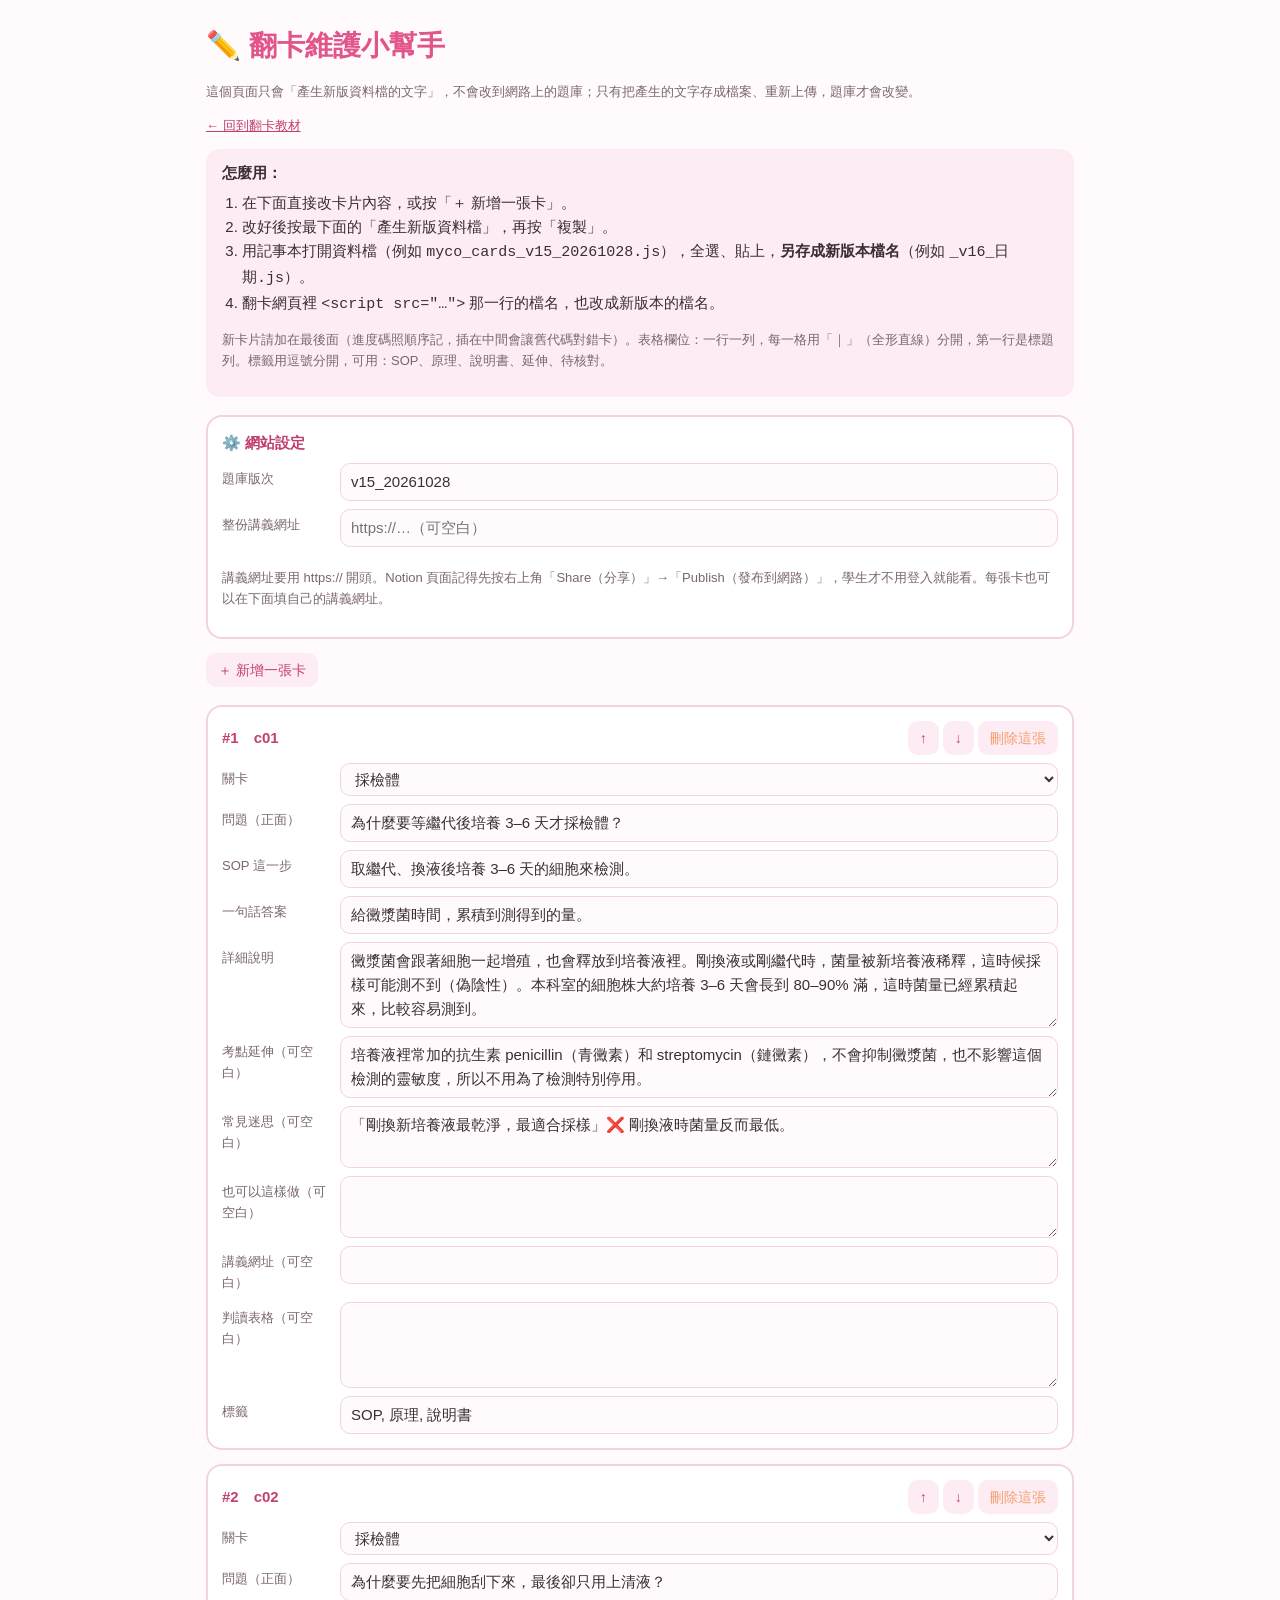
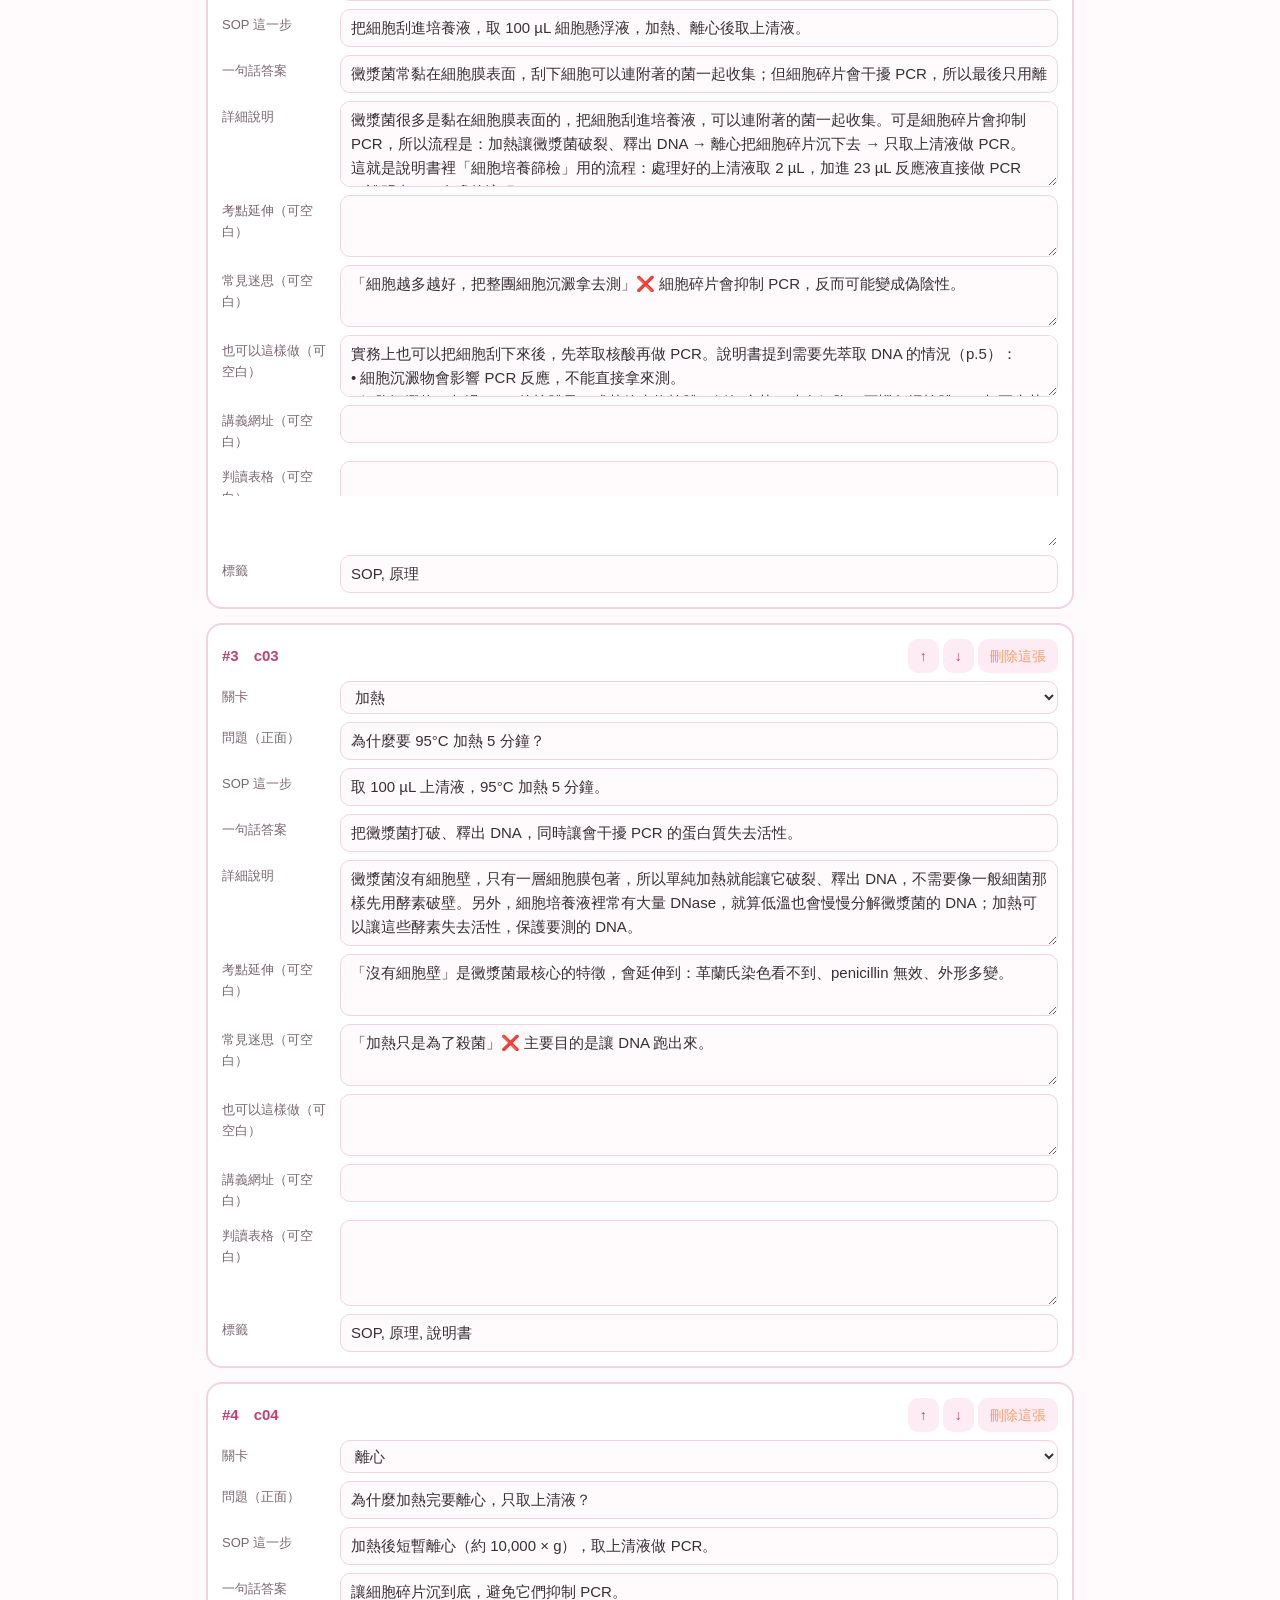
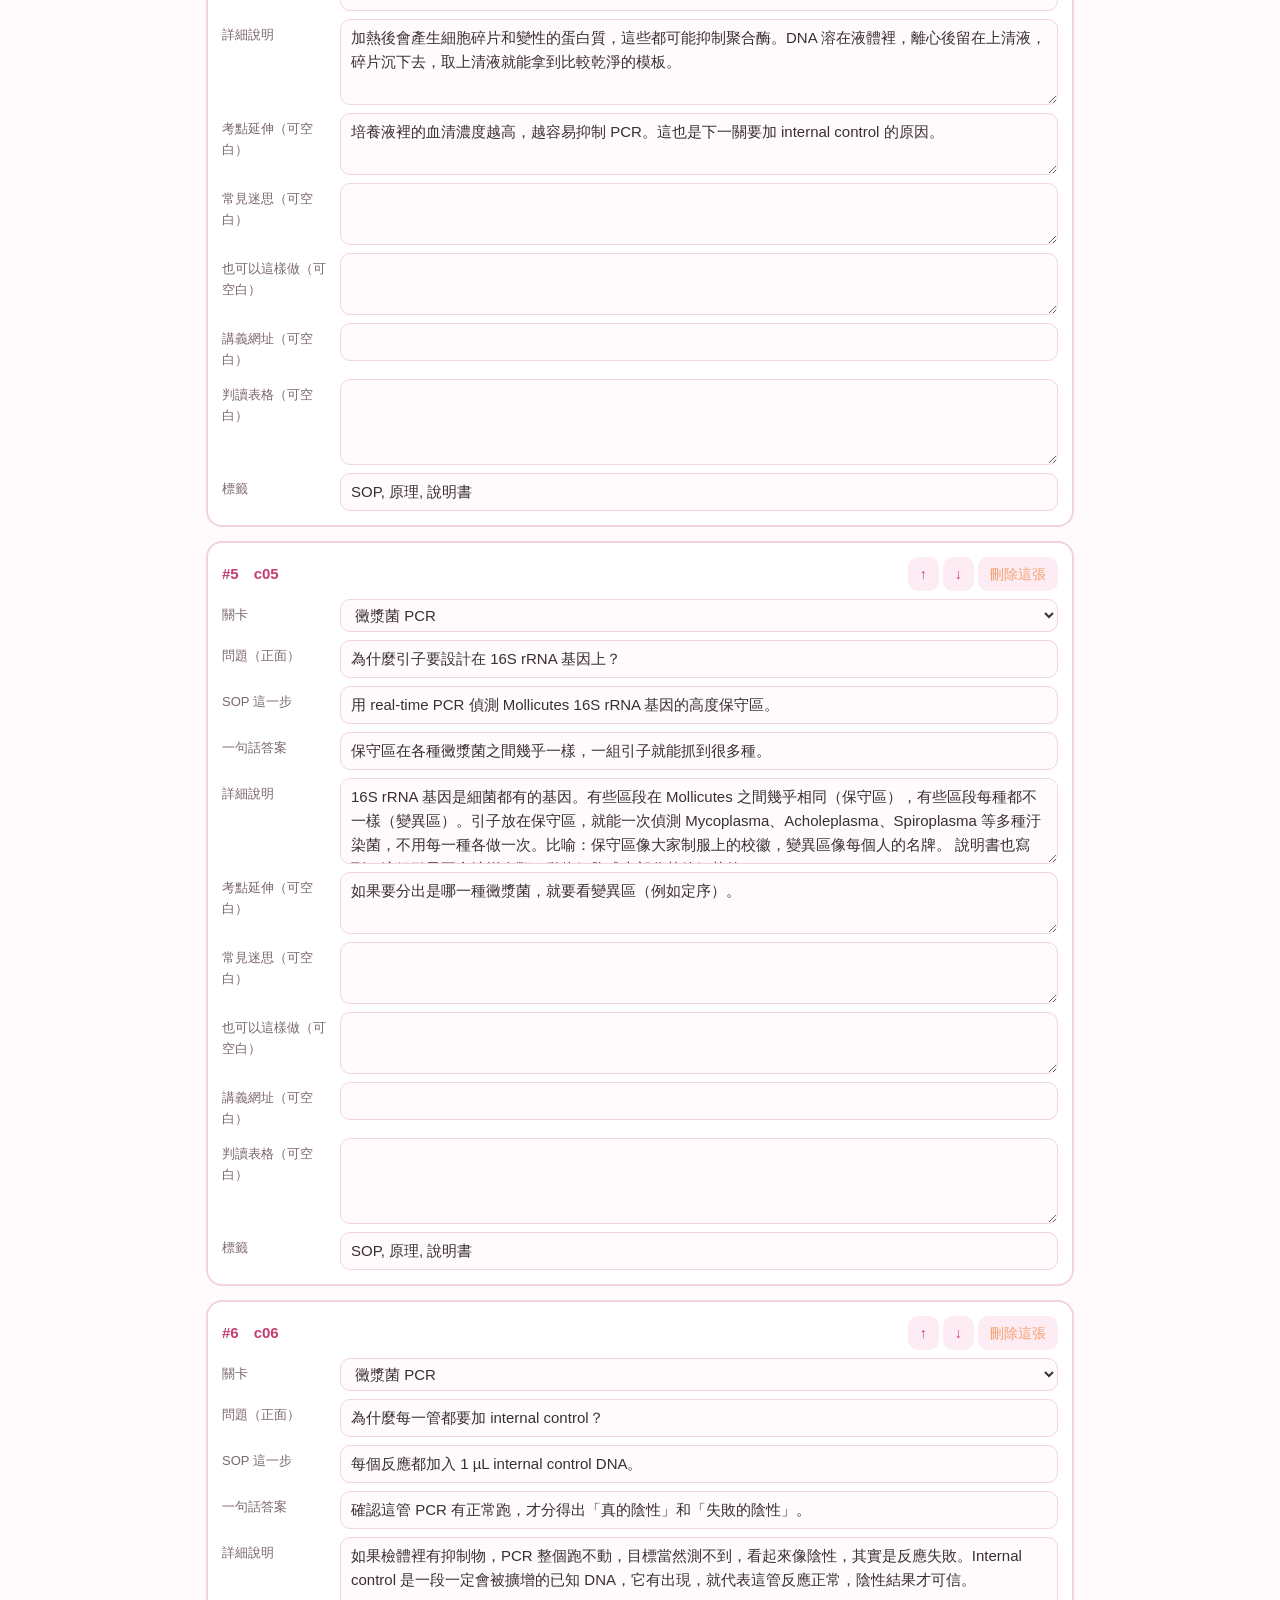
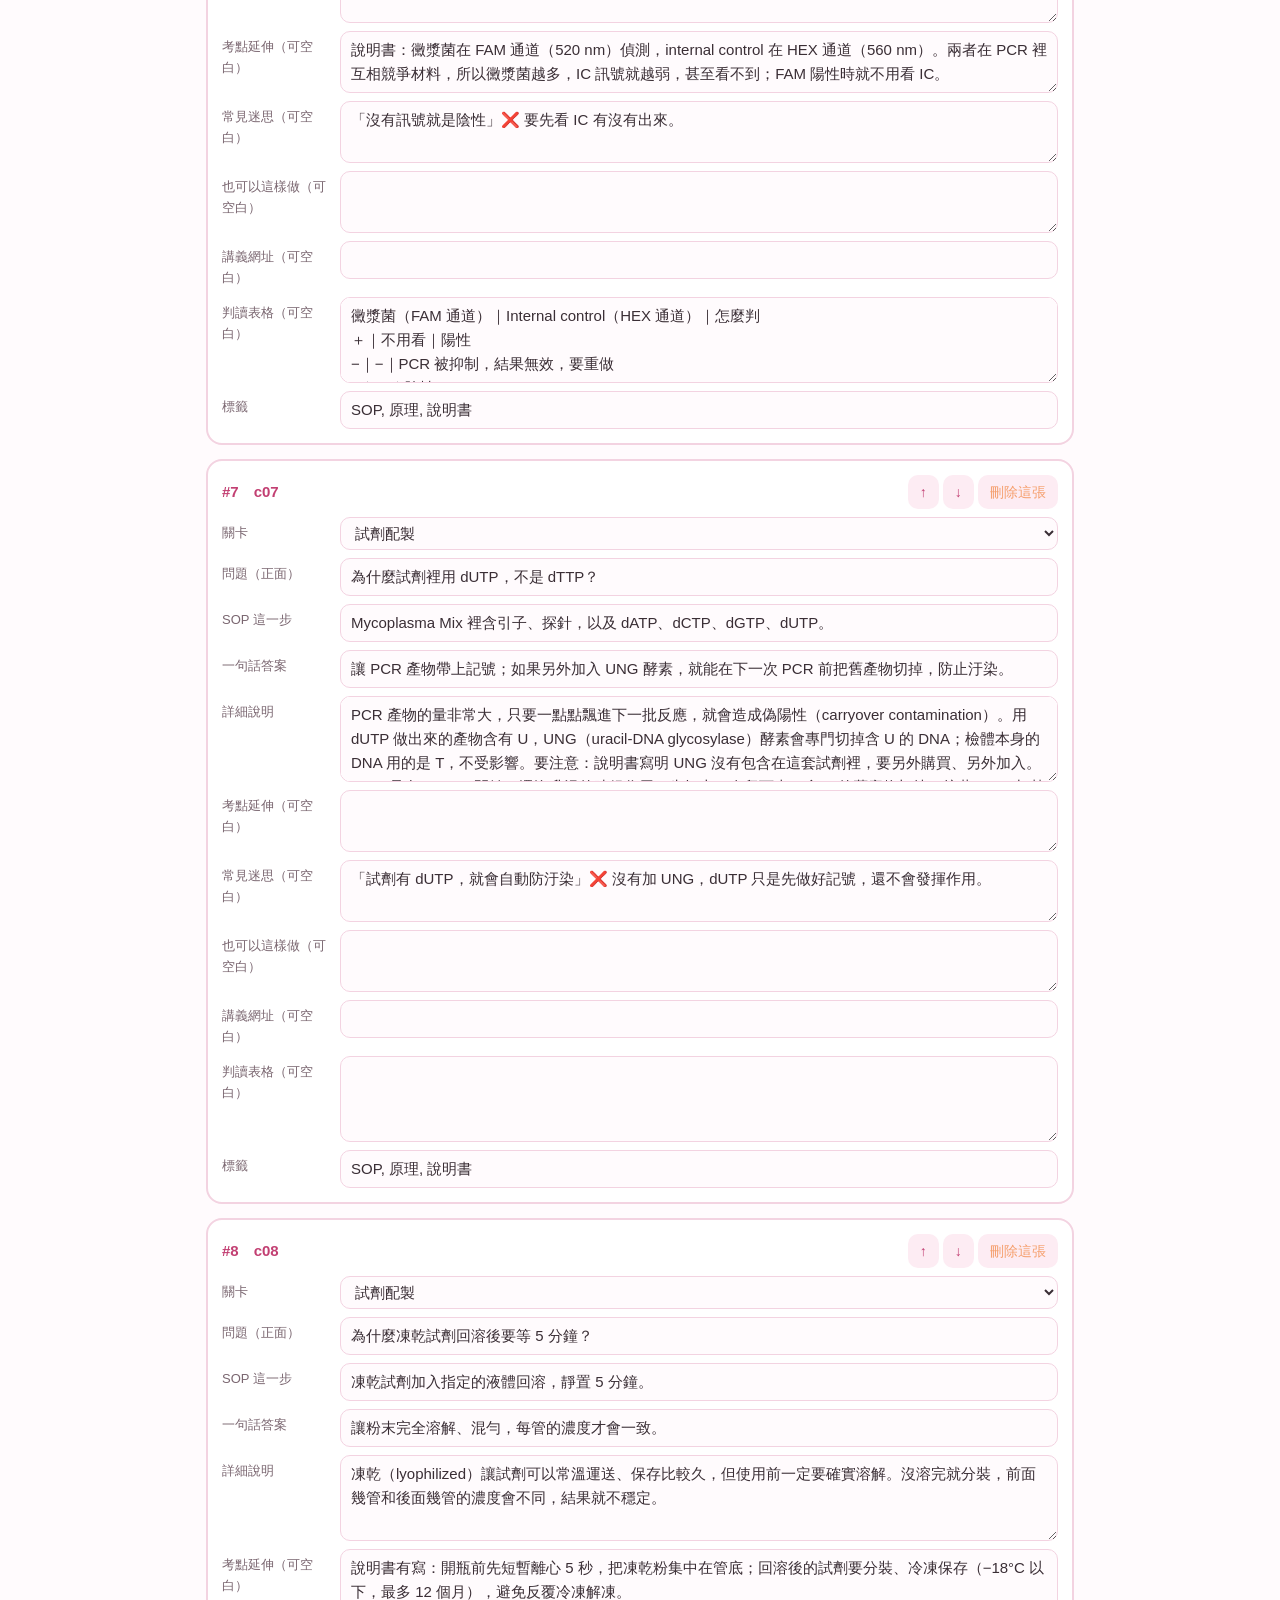
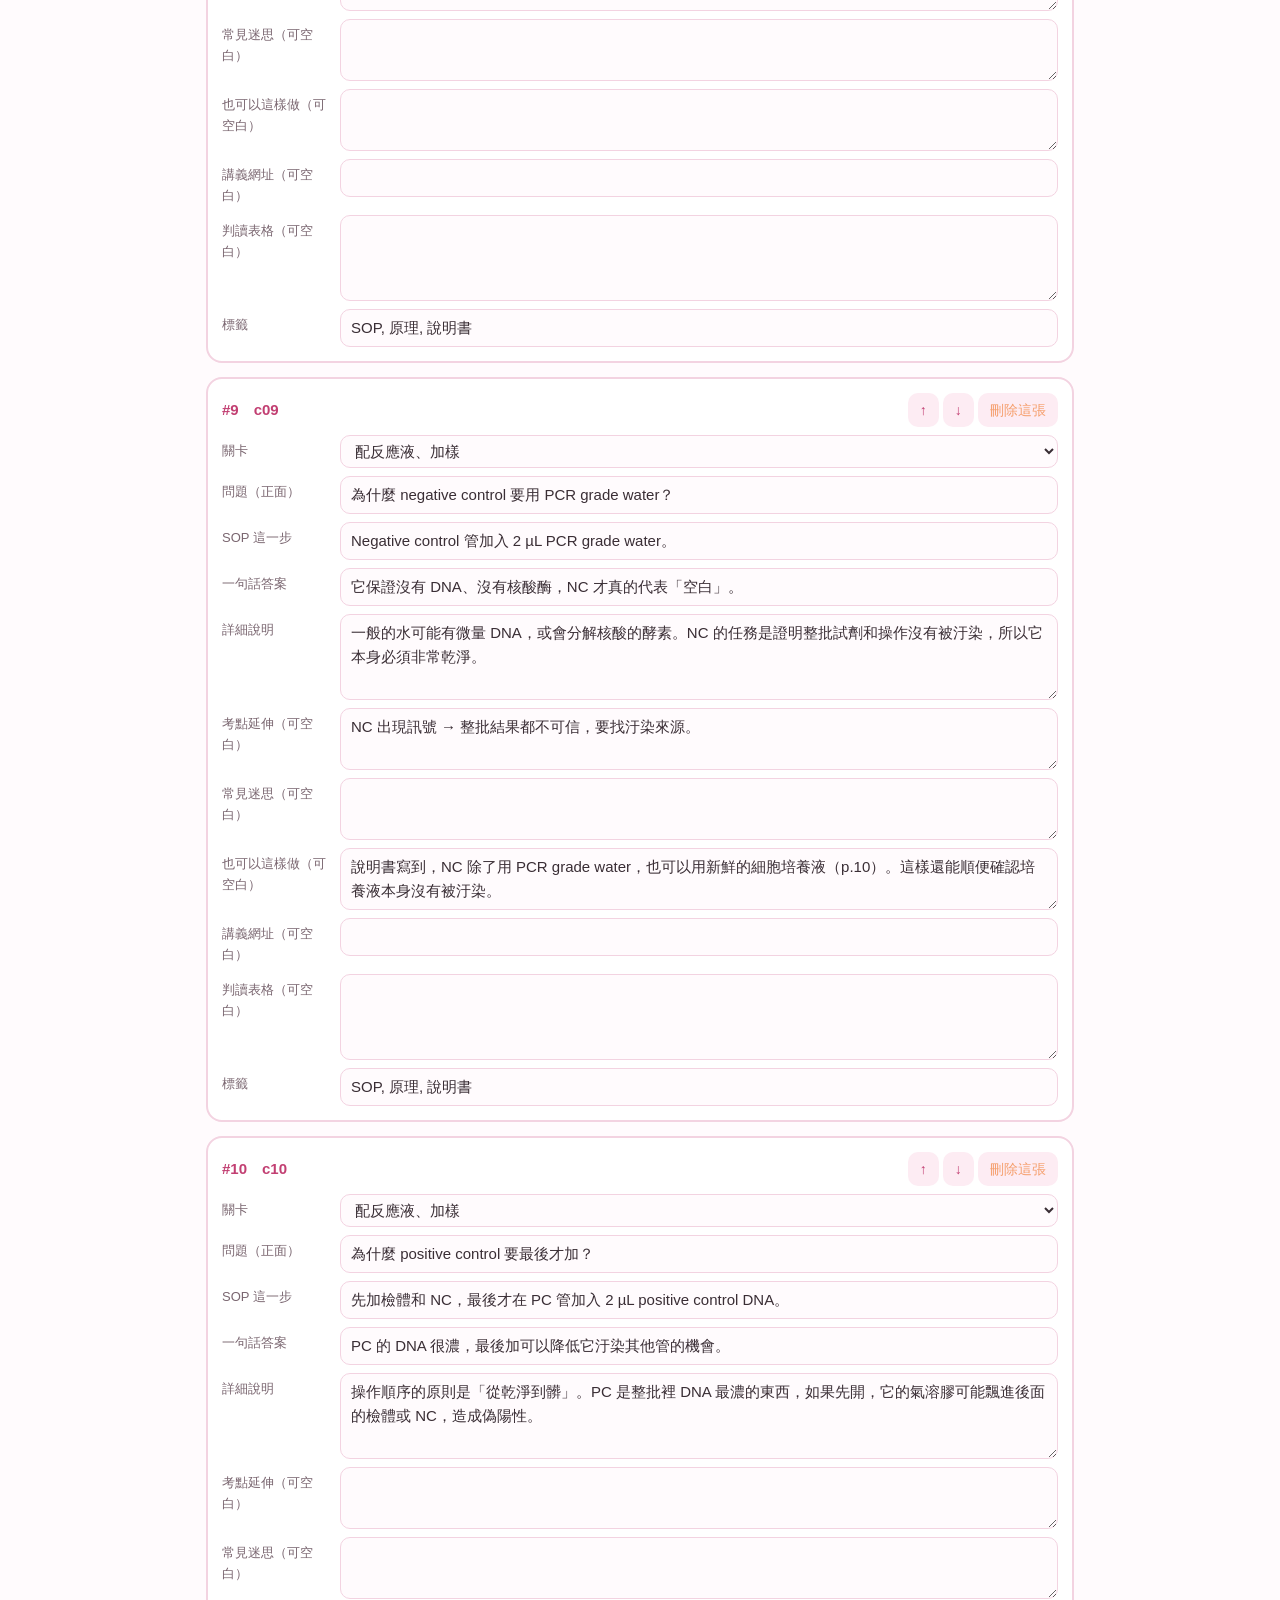
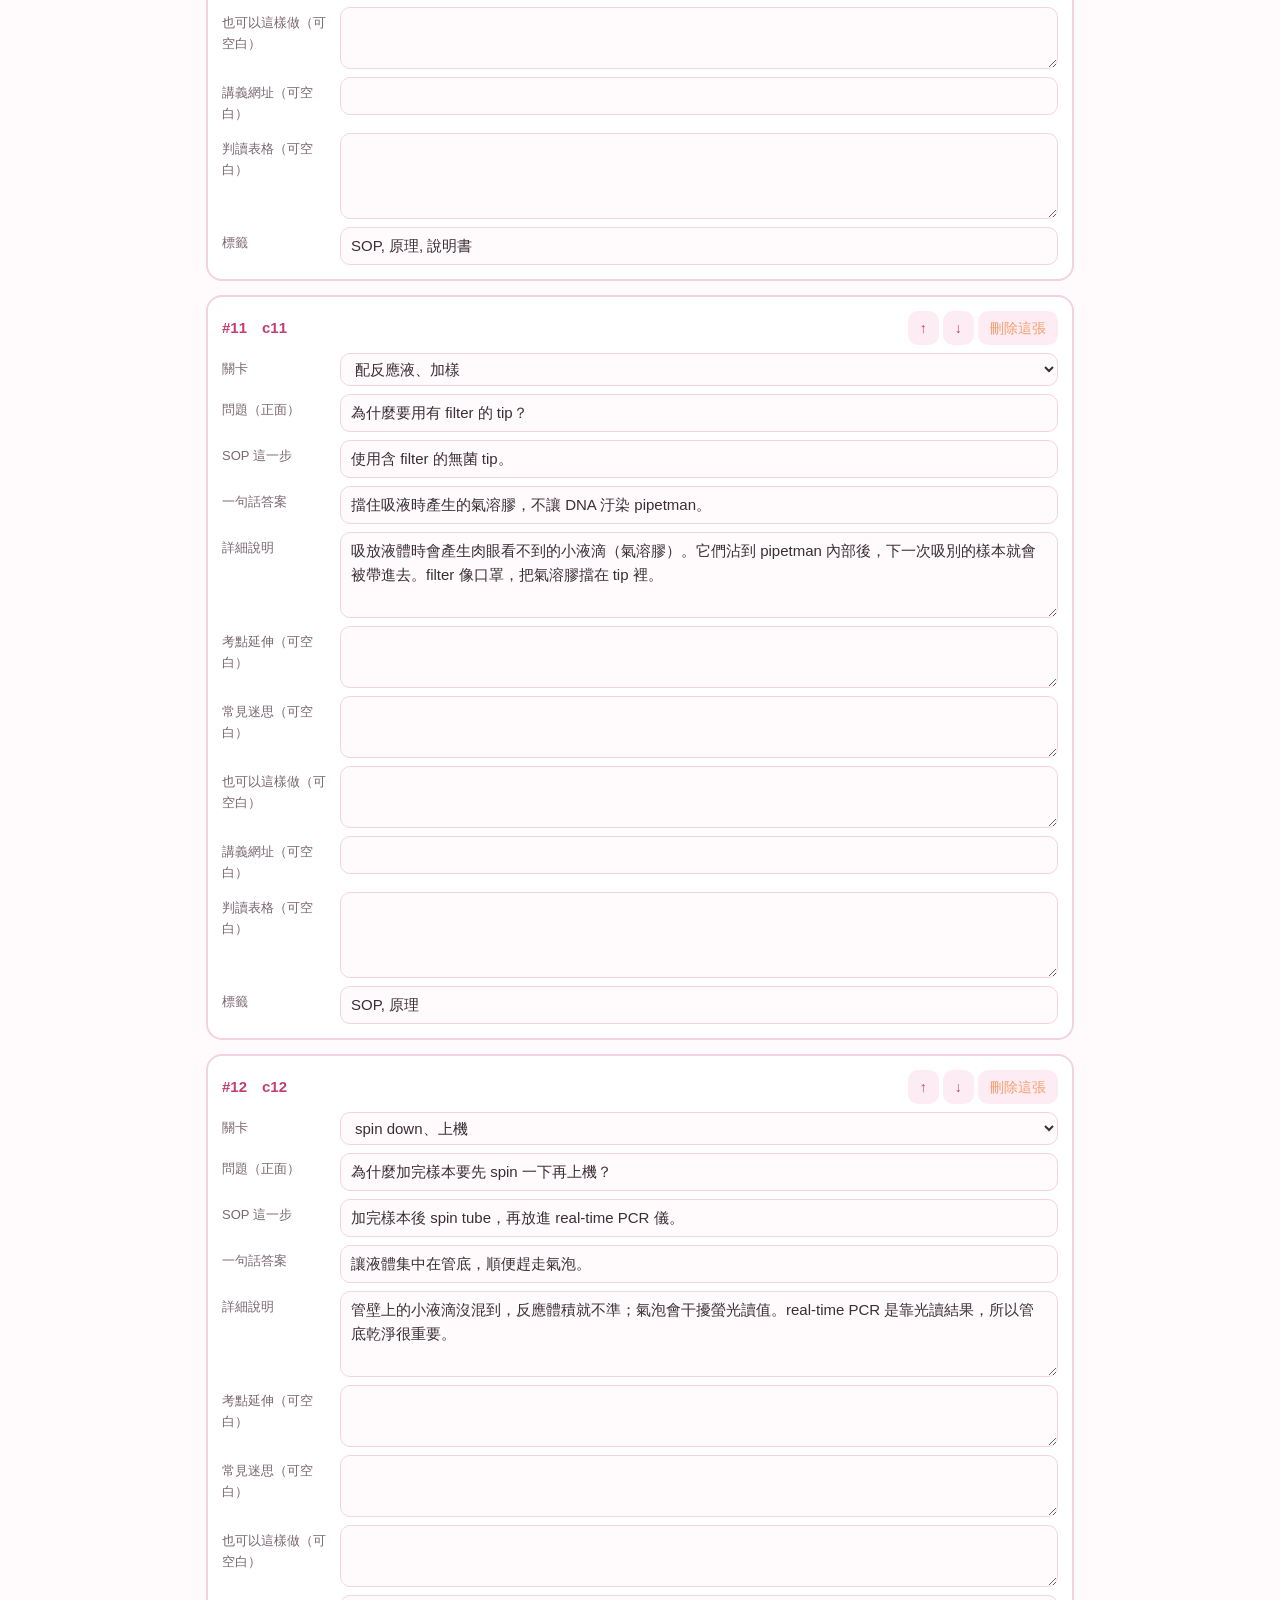
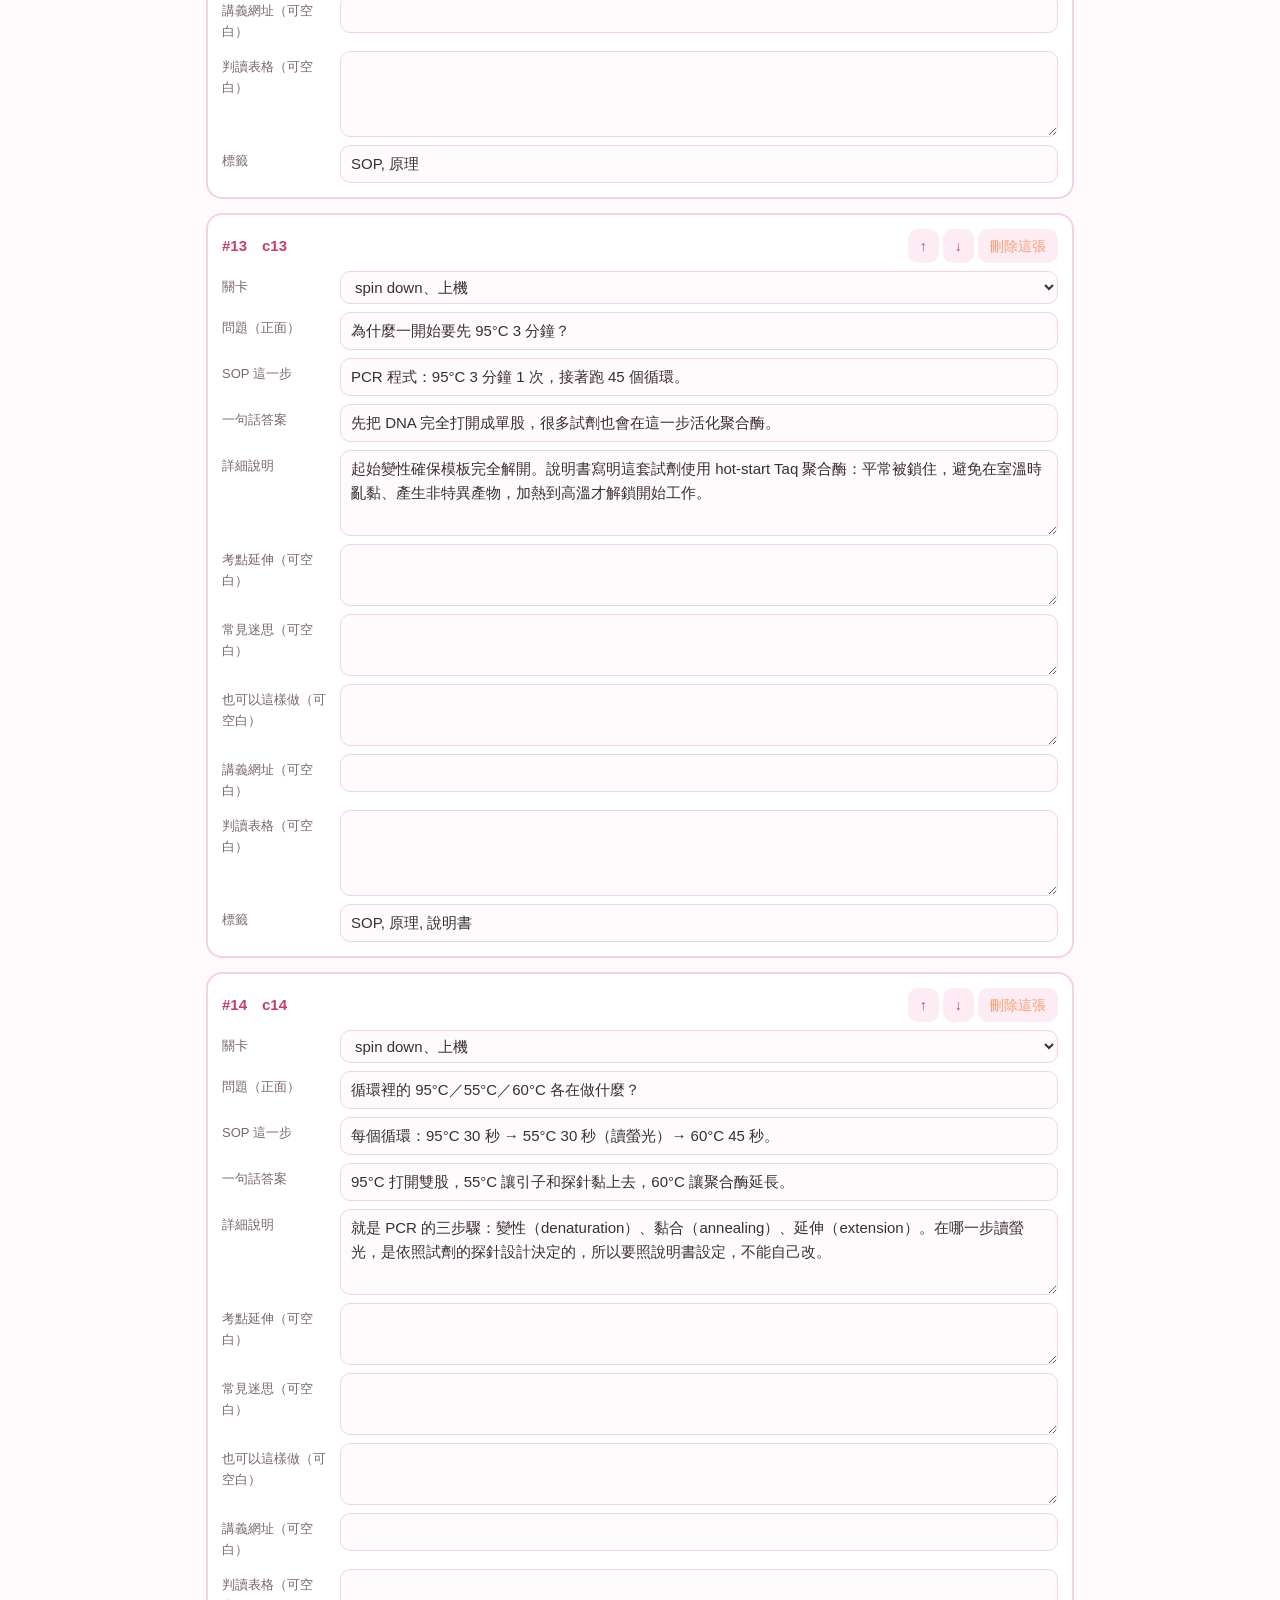
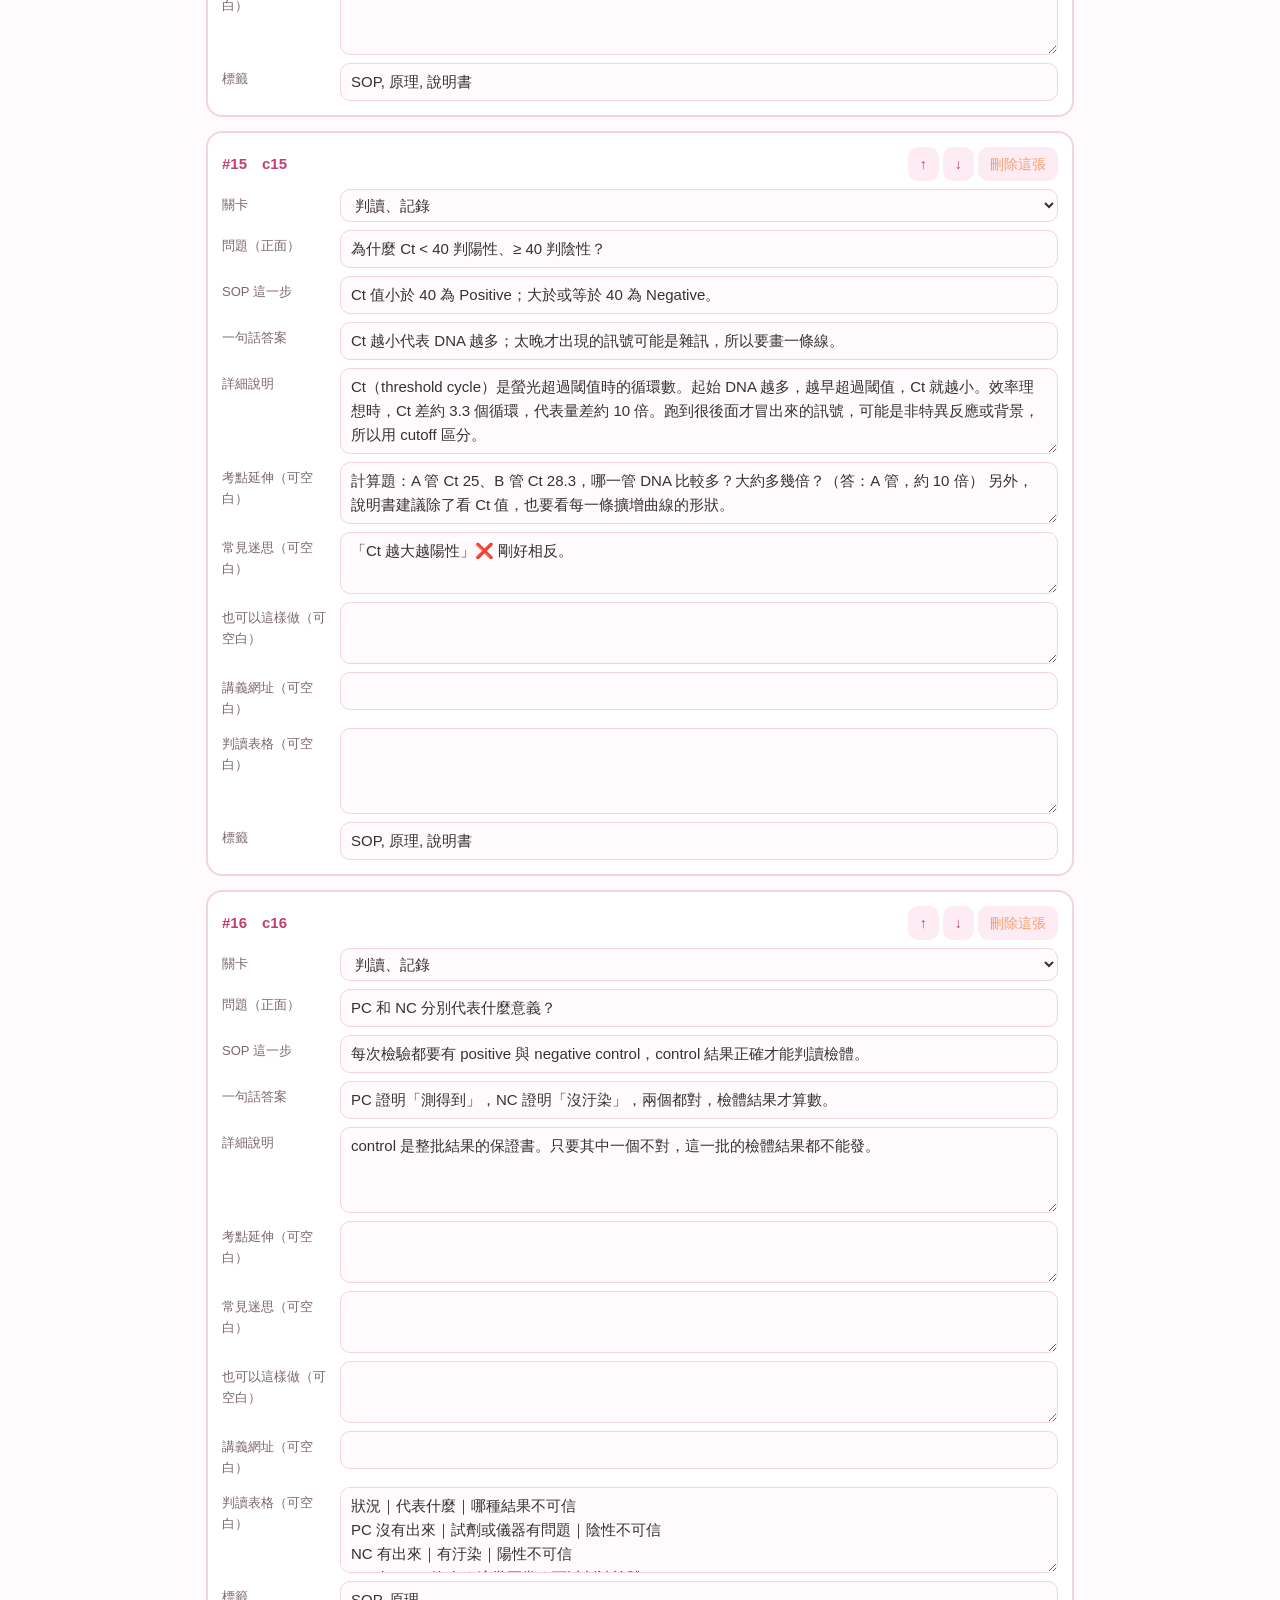
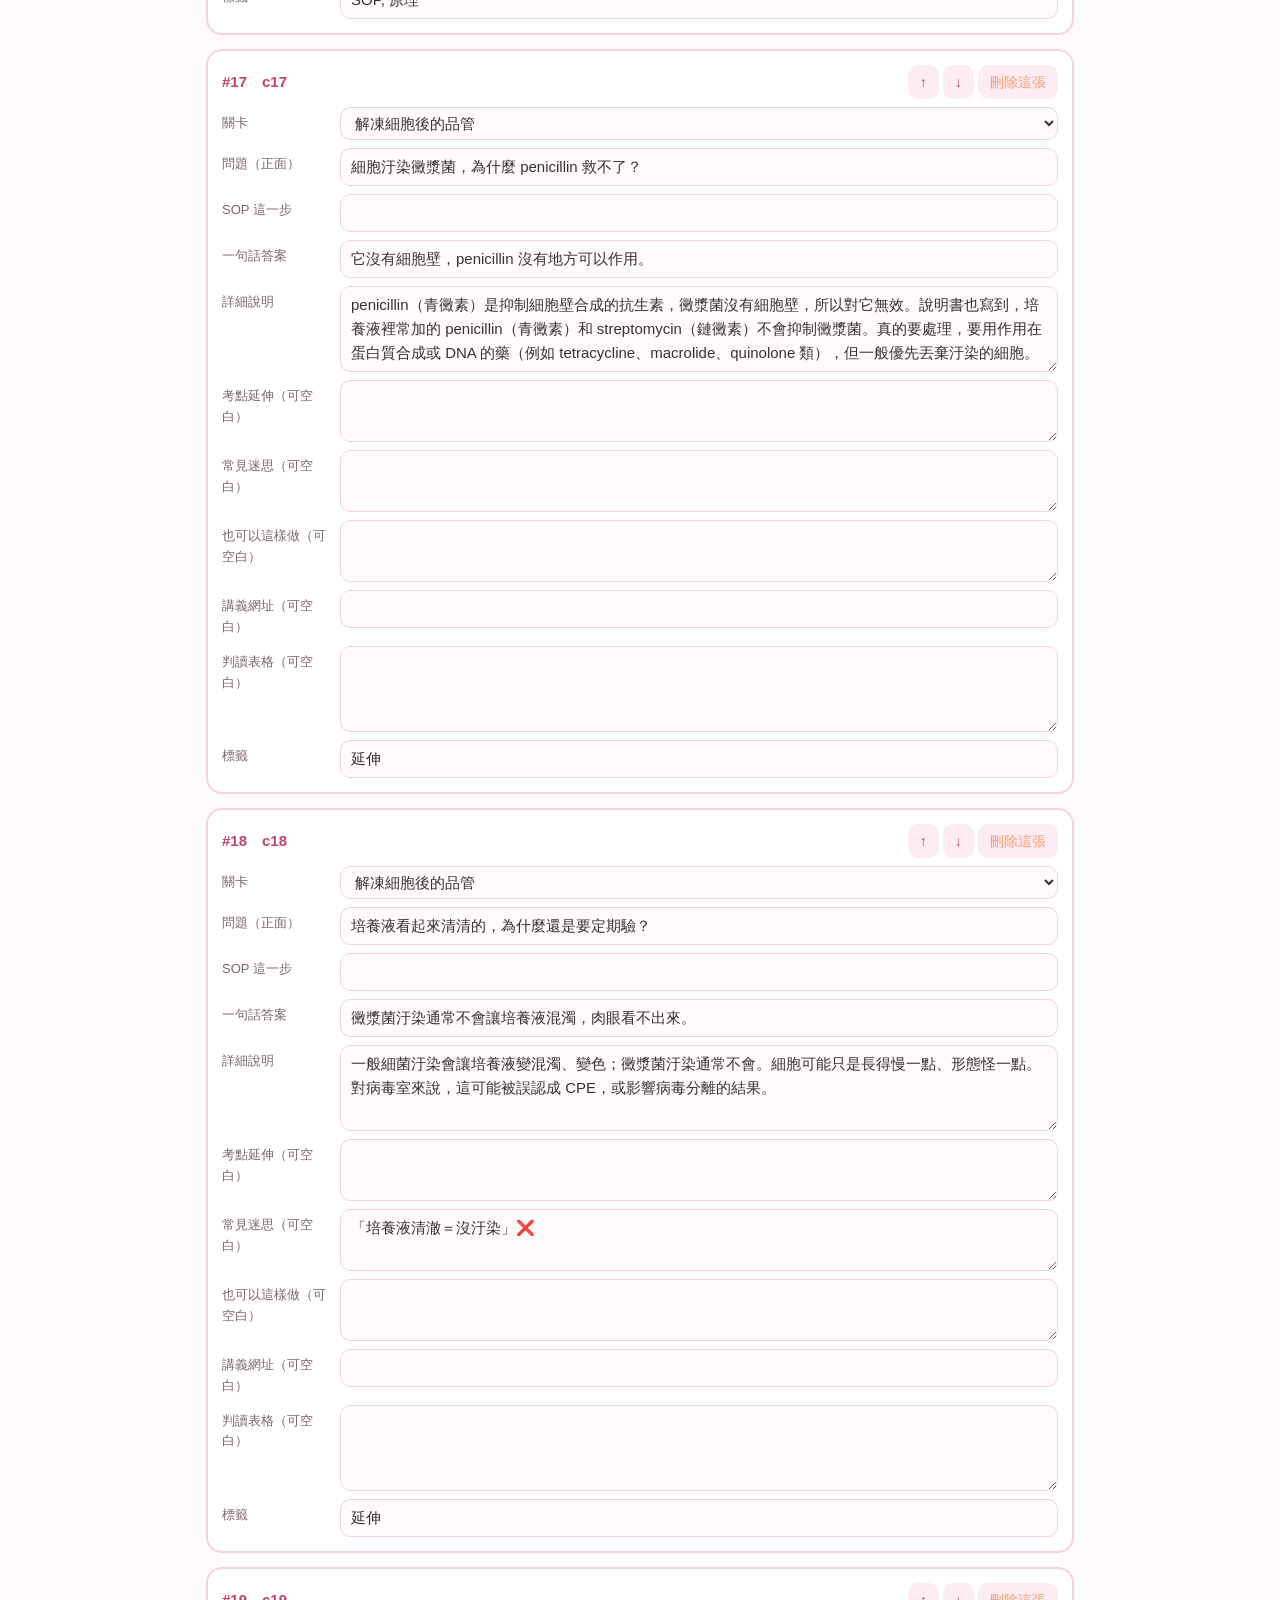
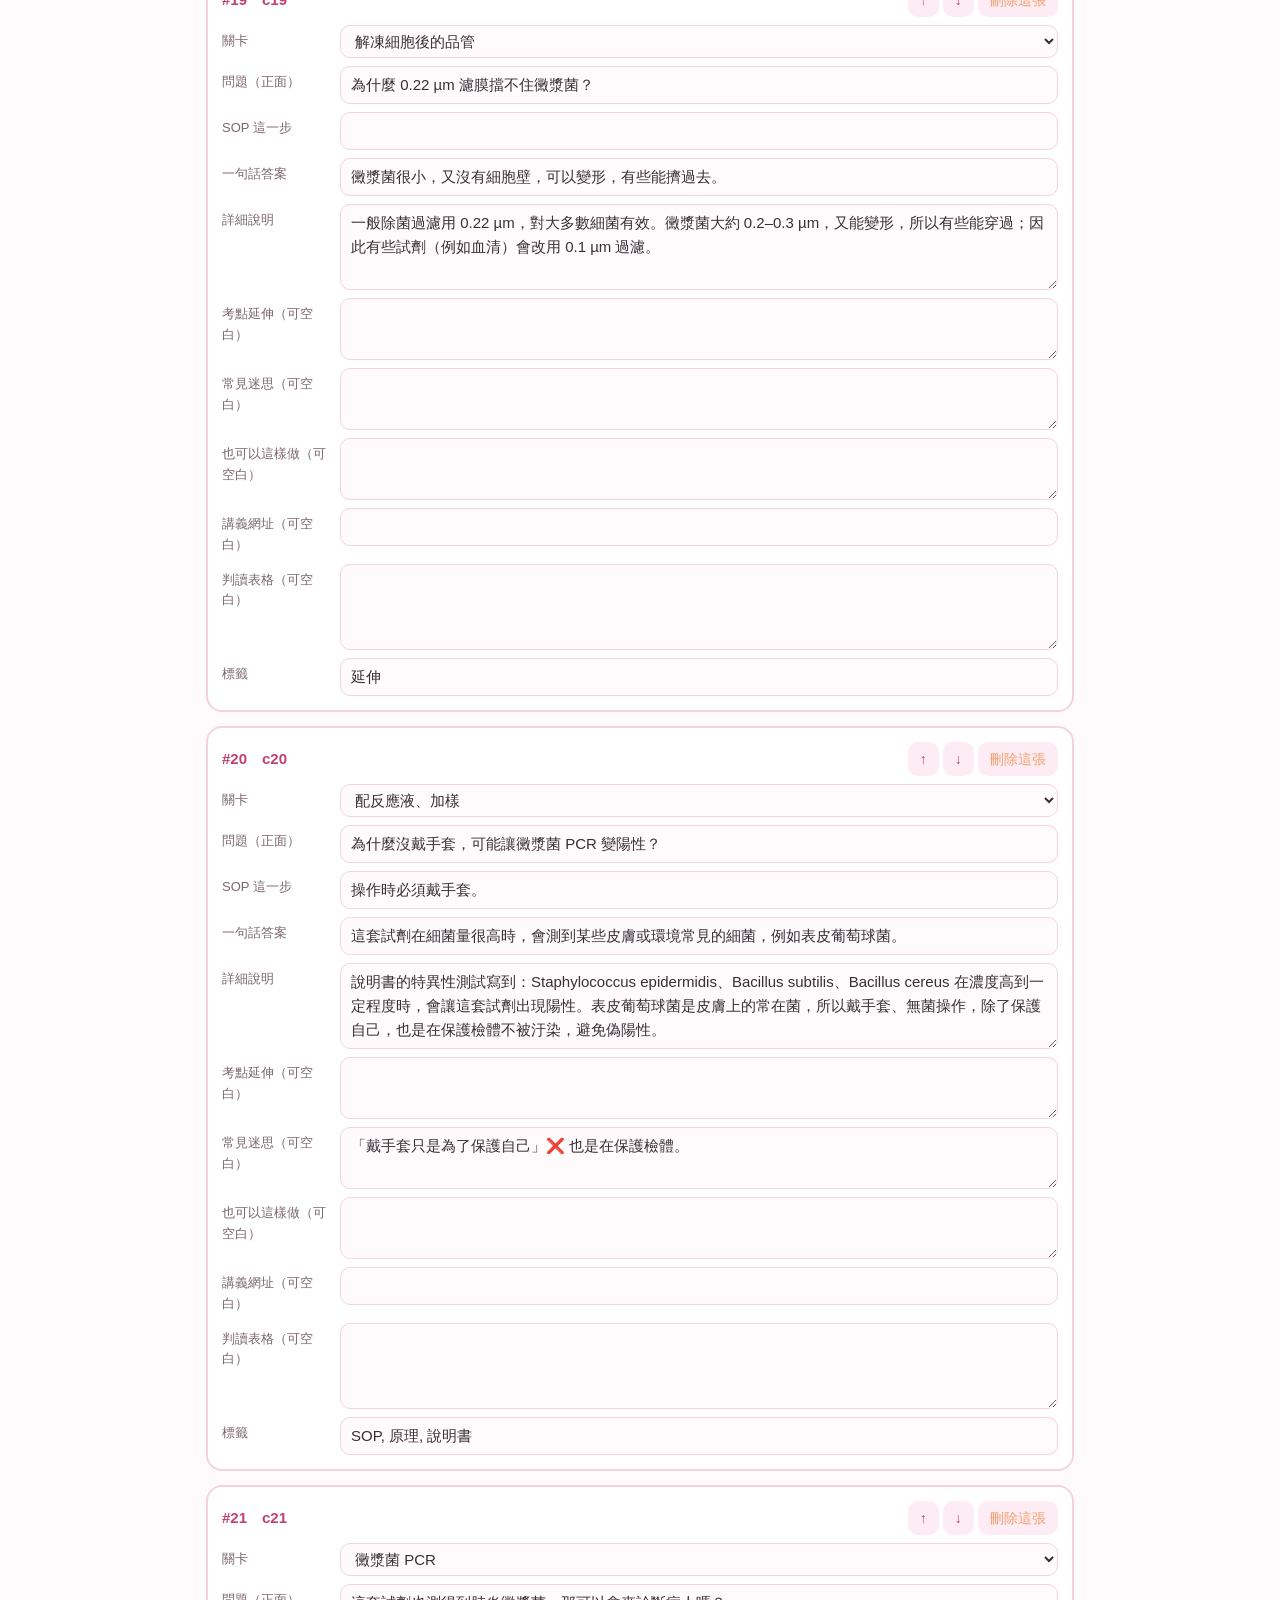
<file: myco_editor_v22_20261028.html>
<!doctype html>
<html lang="zh-Hant">
<head>
<meta charset="utf-8">
<meta name="viewport" content="width=device-width, initial-scale=1, viewport-fit=cover">
<title>翻卡維護小幫手</title>
<style>
:root{--bg:#FFFBFD;--surface:#FFFFFF;--soft:#FDECF3;--pink:#E2558A;--pink-ink:#C23F72;--mint:#3FB79A;--peach:#F59E6B;--fg:#3A2E35;--muted:#7A6670;--line:#F3D3E1;color-scheme:light}
@media (prefers-color-scheme: dark){:root:not([data-theme="light"]){--bg:#231A20;--surface:#2E232A;--soft:#3A2A33;--pink:#F07BA6;--pink-ink:#F79BBE;--mint:#5FD0B3;--peach:#F7B38A;--fg:#F6E9EF;--muted:#C9B3BE;--line:#4A3540;color-scheme:dark}}
:root[data-theme="dark"]{--bg:#231A20;--surface:#2E232A;--soft:#3A2A33;--pink:#F07BA6;--pink-ink:#F79BBE;--mint:#5FD0B3;--peach:#F7B38A;--fg:#F6E9EF;--muted:#C9B3BE;--line:#4A3540;color-scheme:dark}
*{box-sizing:border-box}
html,body{margin:0}
body{background:var(--bg);color:var(--fg);font-family:"Noto Sans TC","Microsoft JhengHei",sans-serif;font-size:15px;line-height:1.6}
.wrap{max-width:900px;margin:0 auto;padding-left:max(16px, env(safe-area-inset-left, 0px));padding-right:max(16px, env(safe-area-inset-right, 0px));padding-block:24px 60px}
h1{color:var(--pink);font-size:28px;margin:0 0 6px}
.note{background:var(--soft);border-radius:14px;padding:12px 16px;margin:0 0 18px}
.note ol{margin:6px 0 0;padding-left:20px}
.card{background:var(--surface);border:2px solid var(--line);border-radius:16px;padding:14px;margin:0 0 14px;display:grid;gap:8px}
.row{display:grid;grid-template-columns:110px 1fr;gap:8px;align-items:start}
@media (max-width:560px){.row{grid-template-columns:1fr}}
label{font-size:13px;color:var(--muted);padding-top:6px}
input,textarea,select{font:inherit;width:100%;border:1px solid var(--line);border-radius:10px;padding:6px 10px;background:var(--bg);color:var(--fg);min-width:0}
textarea{min-height:60px;resize:vertical}
.head{display:flex;justify-content:space-between;align-items:center;gap:8px;flex-wrap:wrap}
.head b{color:var(--pink-ink)}
.btn{font:inherit;font-size:14px;border:none;border-radius:10px;padding:6px 12px;cursor:pointer;background:var(--soft);color:var(--pink-ink)}
.btn.main{background:var(--pink);color:#fff;font-weight:700}
.btn.del{color:var(--peach)}
.bar{display:flex;flex-wrap:wrap;gap:8px;margin:10px 0 18px}
#out{min-height:240px;font-family:Consolas,monospace;font-size:12px}
.small{font-size:13px;color:var(--muted)}
:focus-visible{outline:3px solid #F2C12E;outline-offset:2px}
a{color:var(--pink-ink)}
</style>
</head>
<body>
<div class="wrap">
  <h1>✏️ 翻卡維護小幫手</h1>
  <p class="small">這個頁面只會「產生新版資料檔的文字」，不會改到網路上的題庫；只有把產生的文字存成檔案、重新上傳，題庫才會改變。</p>
  <p class="small"><a href="index.html">← 回到翻卡教材</a></p>
  <div class="note">
    <b>怎麼用：</b>
    <ol>
      <li>在下面直接改卡片內容，或按「＋ 新增一張卡」。</li>
      <li>改好後按最下面的「產生新版資料檔」，再按「複製」。</li>
      <li>用記事本打開資料檔（例如 <code>myco_cards_v15_20261028.js</code>），全選、貼上，<b>另存成新版本檔名</b>（例如 <code>_v16_日期.js</code>）。</li>
      <li>翻卡網頁裡 <code>&lt;script src="…"&gt;</code> 那一行的檔名，也改成新版本的檔名。</li>
    </ol>
    <p class="small">新卡片請加在最後面（進度碼照順序記，插在中間會讓舊代碼對錯卡）。表格欄位：一行一列，每一格用「｜」（全形直線）分開，第一行是標題列。標籤用逗號分開，可用：SOP、原理、說明書、延伸、待核對。</p>
  </div>
  <div class="card">
    <div class="head"><b>⚙️ 網站設定</b></div>
    <div class="row"><label for="cfg_version">題庫版次</label><input id="cfg_version" data-cfg="version" placeholder="例如 v12_20261022"></div>
    <div class="row"><label for="cfg_handout">整份講義網址</label><input id="cfg_handout" data-cfg="handoutUrl" placeholder="https://…（可空白）"></div>
    <p class="small">講義網址要用 https:// 開頭。Notion 頁面記得先按右上角「Share（分享）」→「Publish（發布到網路）」，學生才不用登入就能看。每張卡也可以在下面填自己的講義網址。</p>
  </div>
  <div class="bar"><button class="btn" id="add" type="button">＋ 新增一張卡</button></div>
  <div id="list"></div>
  <h2 style="color:var(--pink);font-size:22px;margin:28px 0 6px">📝 綜合測驗題</h2>
  <p class="small">每題四個選項，在正確答案前面的圓圈打勾。原理題請填對應的翻卡編號（1–21），錯題回顧才能連到那張卡；數字題不用填。網頁上會自動打亂選項順序。</p>
  <div class="bar"><button class="btn" id="qadd" type="button">＋ 新增一題</button><span class="small" id="qcount"></span></div>
  <div id="qlist"></div>
  <div class="bar"><button class="btn main" id="gen" type="button">產生新版資料檔</button><button class="btn" id="copy" type="button">複製</button><span class="small" id="msg"></span></div>
  <textarea id="out" readonly aria-label="產生的新版資料檔內容"></textarea>
</div>
<script src="myco_cards_v15_20261028.js"></script>
<script>
(function(){
  var CFG = JSON.parse(JSON.stringify(window.MYCO_CONFIG||{}));
  var STAGES = JSON.parse(JSON.stringify(window.MYCO_STAGES||[]));
  var cards = JSON.parse(JSON.stringify(window.MYCO_CARDS||[]));
  var quiz = JSON.parse(JSON.stringify(window.MYCO_QUIZ||[]));
  var FIELDS = [["q","問題（正面）",1],["sop","SOP 這一步",1],["a","一句話答案",1],["why","詳細說明",3],["exam","考點延伸（可空白）",2],["trap","常見迷思（可空白）",2],["alt","也可以這樣做（可空白）",2],["noteUrl","講義網址（可空白）",1]];
  function esc(s){ return String(s==null?"":s).replace(/[&<>"]/g,function(c){return {"&":"&amp;","<":"&lt;",">":"&gt;",'"':"&quot;"}[c];}); }
  function render(){
    document.getElementById("list").innerHTML = cards.map(function(c,i){
      var opts = STAGES.map(function(s){ return '<option value="'+s.id+'"'+(s.id===c.stage?" selected":"")+'>'+esc(s.name)+'</option>'; }).join("");
      var f = FIELDS.map(function(x){
        var tag = x[2]>1? '<textarea id="'+c.id+'_'+x[0]+'" data-i="'+i+'" data-k="'+x[0]+'" rows="'+x[2]+'">'+esc(c[x[0]])+'</textarea>'
                        : '<input id="'+c.id+'_'+x[0]+'" data-i="'+i+'" data-k="'+x[0]+'" value="'+esc(c[x[0]])+'">';
        return '<div class="row"><label for="'+c.id+'_'+x[0]+'">'+x[1]+'</label>'+tag+'</div>'; }).join("");
      var tbl = (c.table||[]).map(function(r){return r.join("｜");}).join("\n");
      return '<div class="card"><div class="head"><b>#'+(i+1)+'　'+esc(c.id)+'</b><span>'+
        '<button class="btn" type="button" data-up="'+i+'">↑</button> <button class="btn" type="button" data-down="'+i+'">↓</button> '+
        '<button class="btn del" type="button" data-del="'+i+'">刪除這張</button></span></div>'+
        '<div class="row"><label for="'+c.id+'_stage">關卡</label><select id="'+c.id+'_stage" data-i="'+i+'" data-k="stage">'+opts+'</select></div>'+ f +
        '<div class="row"><label for="'+c.id+'_table">判讀表格（可空白）</label><textarea id="'+c.id+'_table" data-i="'+i+'" data-k="table" rows="3">'+esc(tbl)+'</textarea></div>'+
        '<div class="row"><label for="'+c.id+'_tags">標籤</label><input id="'+c.id+'_tags" data-i="'+i+'" data-k="tags" value="'+esc((c.tags||[]).join(", "))+'"></div>'+
      '</div>'; }).join("");
  }
  document.getElementById("list").addEventListener("input", function(e){
    var t = e.target, i = +t.getAttribute("data-i"), k = t.getAttribute("data-k"); if(isNaN(i)||!k) return;
    if(k==="table"){ var v=t.value.trim(); cards[i].table = v? v.split("\n").map(function(r){return r.split("｜").map(function(x){return x.trim();});}) : undefined; }
    else if(k==="tags"){ cards[i].tags = t.value.split(/[,，]/).map(function(x){return x.trim();}).filter(Boolean); }
    else { cards[i][k] = t.value; }
  });
  document.getElementById("list").addEventListener("click", function(e){
    var b = e.target;
    if(b.hasAttribute("data-del")){ var d=+b.getAttribute("data-del");
      if(b.getAttribute("data-sure")){ cards.splice(d,1); render(); } else { b.setAttribute("data-sure","1"); b.textContent="再按一次確認刪除"; } }
    if(b.hasAttribute("data-up")){ var u=+b.getAttribute("data-up"); if(u>0){ var t=cards[u]; cards[u]=cards[u-1]; cards[u-1]=t; render(); } }
    if(b.hasAttribute("data-down")){ var w=+b.getAttribute("data-down"); if(w<cards.length-1){ var t2=cards[w]; cards[w]=cards[w+1]; cards[w+1]=t2; render(); } }
  });
  document.getElementById("add").addEventListener("click", function(){
    var n = 1; while(cards.some(function(c){return c.id==="c"+String(n).padStart(2,"0");})) n++;
    cards.push({id:"c"+String(n).padStart(2,"0"), stage:(STAGES[0]||{}).id||"", q:"新問題？", sop:"", a:"", why:"", tags:["原理"]});
    render(); window.scrollTo(0, document.body.scrollHeight);
  });
  document.getElementById("gen").addEventListener("click", function(){
    var clean = cards.map(function(c){ var o={}; Object.keys(c).forEach(function(k){ var v=c[k]; if(v===undefined||v==="") return; if(Array.isArray(v)&&!v.length) return; o[k]=v; }); return o; });
    var txt = "/* 黴漿菌為什麼？翻卡教材 — 卡片資料檔（由維護小幫手產生）\n   產生時間："+new Date().toLocaleString("zh-TW")+"\n   請另存成新版本檔名，例如 myco_cards_v15_日期.js */\n\n"+
      "window.MYCO_CONFIG = "+JSON.stringify(CFG,null,2)+";\n\nwindow.MYCO_STAGES = "+JSON.stringify(STAGES,null,2)+";\n\nwindow.MYCO_CARDS = "+JSON.stringify(clean,null,2)+";\n\n/* 綜合測驗題庫 */\nwindow.MYCO_QUIZ = "+JSON.stringify(quiz,null,2)+";\n";
    document.getElementById("out").value = txt; document.getElementById("msg").textContent = "已產生，共 "+clean.length+" 張卡。";
  });
  document.getElementById("copy").addEventListener("click", function(){
    var out = document.getElementById("out"), msg = document.getElementById("msg");
    if(!out.value){ msg.textContent = "請先按「產生新版資料檔」。"; return; }
    try{ navigator.clipboard.writeText(out.value).then(function(){ msg.textContent="已複製 ✓"; }, function(){ out.select(); msg.textContent="已幫妳全選，請按 Ctrl+C 複製。"; }); }
    catch(e){ out.select(); msg.textContent="已幫妳全選，請按 Ctrl+C 複製。"; }
  });
  /* ---------- 綜合測驗題 ---------- */
  function qrender(){
    document.getElementById("qcount").textContent = "共 "+quiz.length+" 題（數字 "+quiz.filter(function(x){return x.type!=="原理";}).length+"、原理 "+quiz.filter(function(x){return x.type==="原理";}).length+"）";
    document.getElementById("qlist").innerHTML = quiz.map(function(x,i){
      var id = "q"+i;
      var opts = [0,1,2,3].map(function(k){
        return '<div class="row"><label for="'+id+'_o'+k+'"><input type="radio" name="'+id+'_ans" data-qi="'+i+'" data-qk="ans" value="'+k+'"'+(x.ans===k?" checked":"")+' style="width:auto"> 選項 '+"ABCD".charAt(k)+(x.ans===k?"（正確）":"")+'</label><input id="'+id+'_o'+k+'" data-qi="'+i+'" data-qk="opt" data-o="'+k+'" value="'+esc((x.opts||[])[k])+'"></div>';
      }).join("");
      return '<div class="card"><div class="head"><b>題 '+(i+1)+'</b><span>'+
        '<button class="btn" type="button" data-qup="'+i+'">↑</button> <button class="btn" type="button" data-qdown="'+i+'">↓</button> '+
        '<button class="btn del" type="button" data-qdel="'+i+'">刪除這題</button></span></div>'+
        '<div class="row"><label for="'+id+'_t">類型</label><select id="'+id+'_t" data-qi="'+i+'" data-qk="type"><option value="數字"'+(x.type!=="原理"?" selected":"")+'>🔢 數字題</option><option value="原理"'+(x.type==="原理"?" selected":"")+'>🃏 原理題</option></select></div>'+
        '<div class="row"><label for="'+id+'_c">翻卡編號</label><input id="'+id+'_c" type="number" min="1" data-qi="'+i+'" data-qk="card" value="'+(x.card||"")+'" placeholder="原理題才填，例如 3"></div>'+
        '<div class="row"><label for="'+id+'_q">題目</label><textarea id="'+id+'_q" rows="2" data-qi="'+i+'" data-qk="q">'+esc(x.q)+'</textarea></div>'+ opts +
        '<div class="row"><label for="'+id+'_w">為什麼</label><textarea id="'+id+'_w" rows="2" data-qi="'+i+'" data-qk="why">'+esc(x.why)+'</textarea></div>'+
      '</div>';
    }).join("");
  }
  var ql = document.getElementById("qlist");
  ql.addEventListener("input", function(e){
    var t = e.target, i = +t.getAttribute("data-qi"), k = t.getAttribute("data-qk"); if(isNaN(i)||!k) return;
    var x = quiz[i];
    if(k==="opt"){ x.opts = x.opts || ["","","",""]; x.opts[+t.getAttribute("data-o")] = t.value; }
    else if(k==="card"){ var n = parseInt(t.value,10); if(n>0) x.card = n; else delete x.card; }
    else if(k==="q" || k==="why"){ x[k] = t.value; }
  });
  ql.addEventListener("change", function(e){
    var t = e.target, i = +t.getAttribute("data-qi"), k = t.getAttribute("data-qk"); if(isNaN(i)||!k) return;
    if(k==="ans"){ quiz[i].ans = +t.value; qrender(); }
    if(k==="type"){ quiz[i].type = t.value; if(t.value!=="原理") delete quiz[i].card; qrender(); }
  });
  ql.addEventListener("click", function(e){
    var b = e.target;
    if(b.hasAttribute("data-qdel")){ var d=+b.getAttribute("data-qdel");
      if(b.getAttribute("data-sure")){ quiz.splice(d,1); qrender(); } else { b.setAttribute("data-sure","1"); b.textContent="再按一次確認刪除"; } }
    if(b.hasAttribute("data-qup")){ var u=+b.getAttribute("data-qup"); if(u>0){ var t=quiz[u]; quiz[u]=quiz[u-1]; quiz[u-1]=t; qrender(); } }
    if(b.hasAttribute("data-qdown")){ var w=+b.getAttribute("data-qdown"); if(w<quiz.length-1){ var t2=quiz[w]; quiz[w]=quiz[w+1]; quiz[w+1]=t2; qrender(); } }
  });
  document.getElementById("qadd").addEventListener("click", function(){
    quiz.push({type:"原理", q:"新題目？", opts:["正確答案","錯誤選項","錯誤選項","錯誤選項"], ans:0, why:""});
    qrender(); var last = ql.lastElementChild; if(last) last.scrollIntoView({behavior:"smooth"});
  });

  ["version","handoutUrl"].forEach(function(k){
    var el = document.querySelector('[data-cfg="'+k+'"]'); el.value = CFG[k] || "";
    el.addEventListener("input", function(){ var v = el.value.trim(); if(v) CFG[k] = v; else delete CFG[k]; });
  });
  render(); qrender();
})();
</script>
</body>
</html>
</file>
